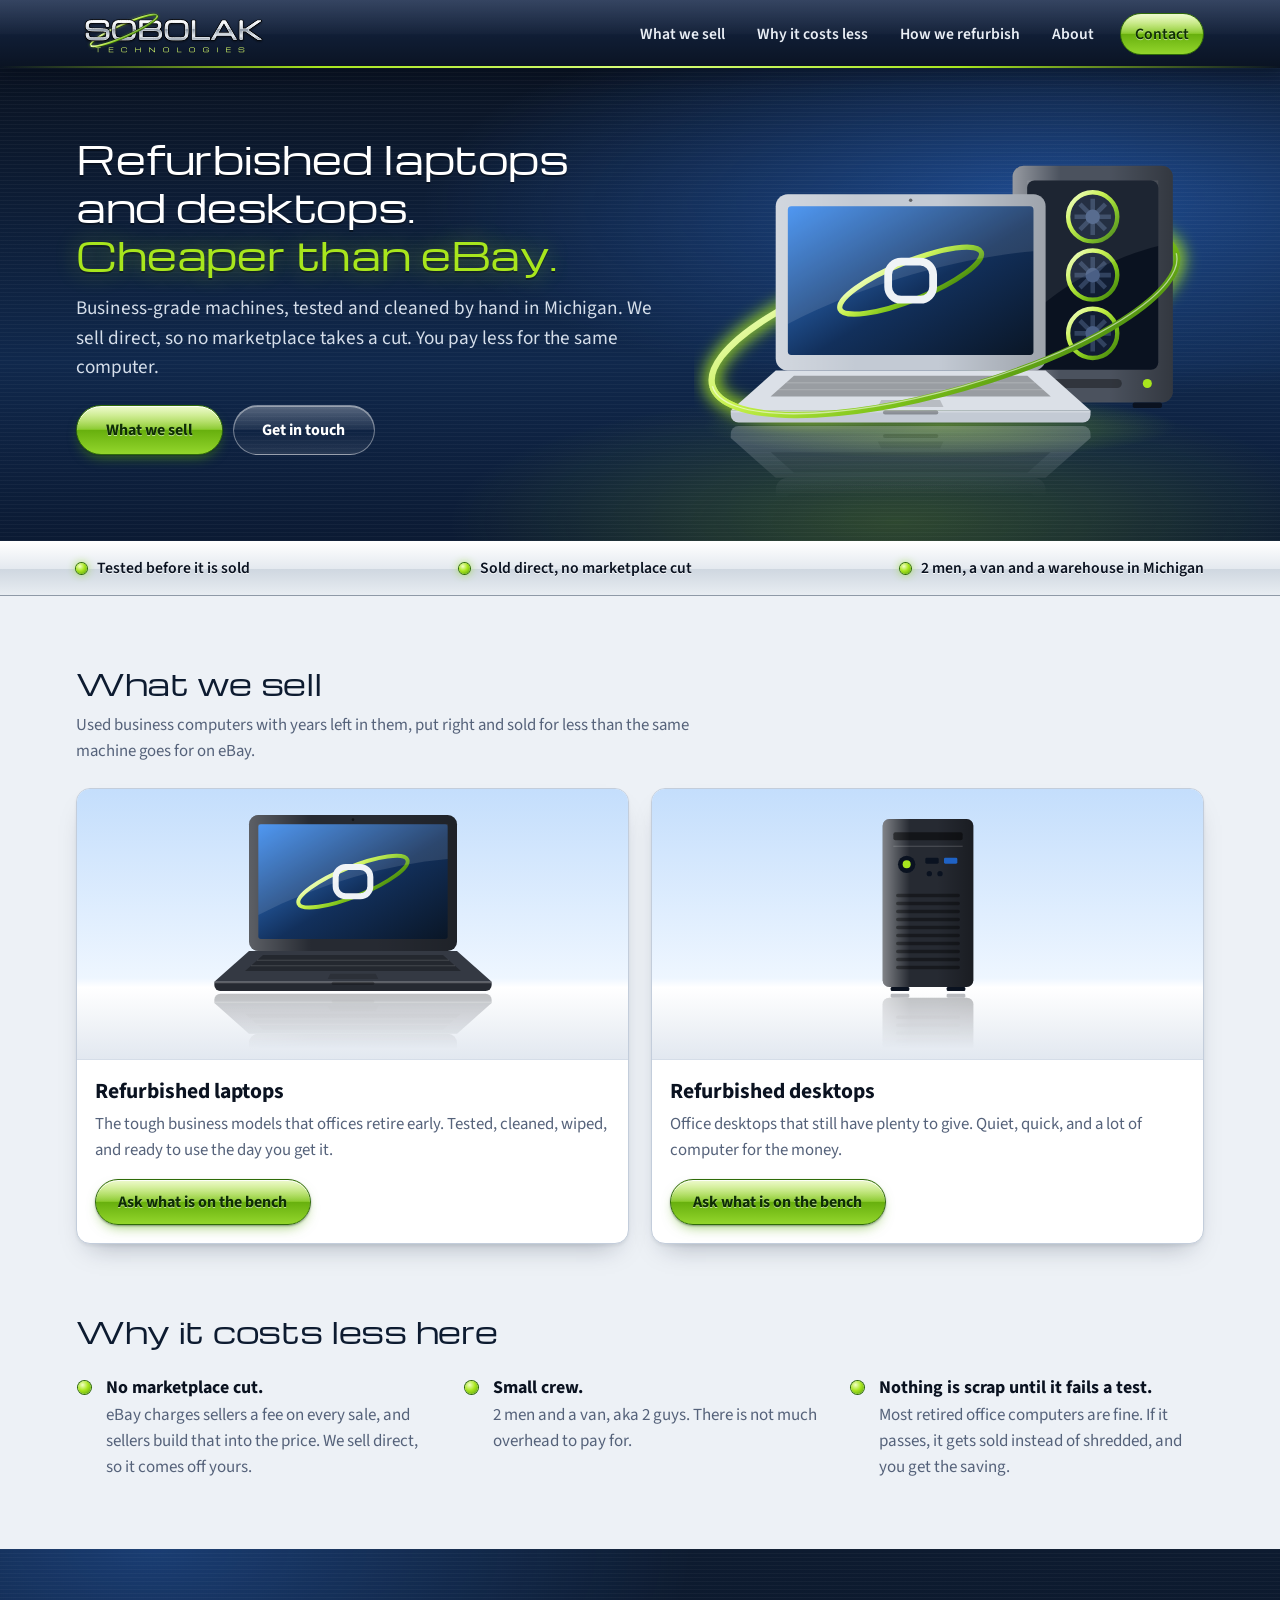
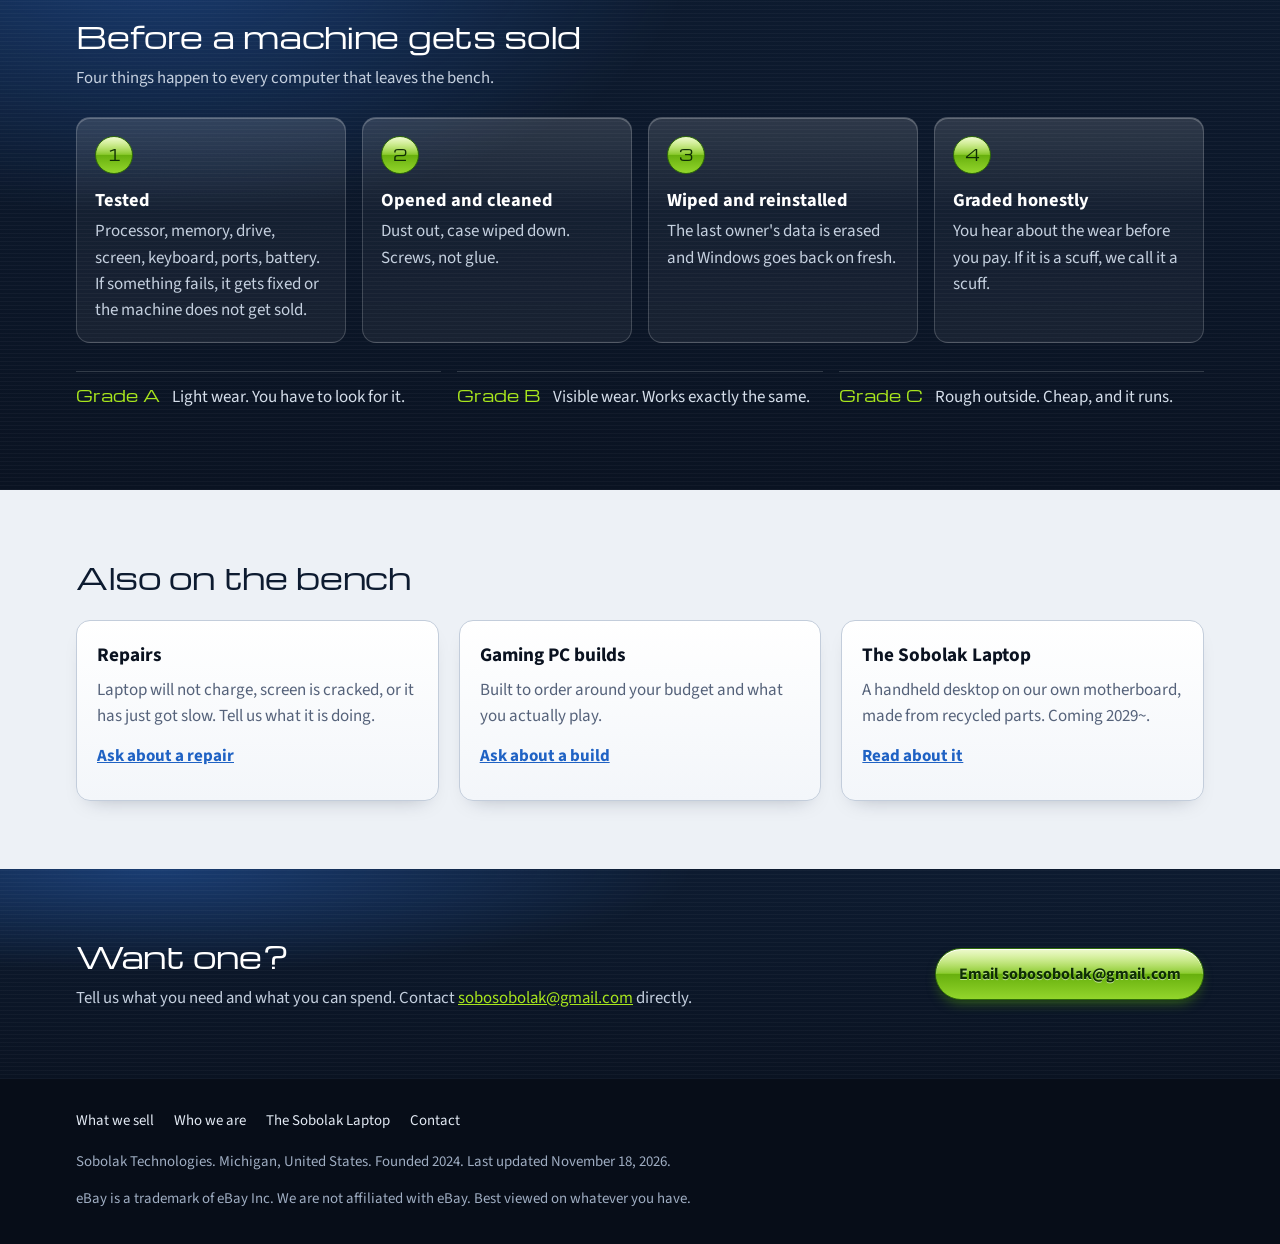
<file: index.html>
<!DOCTYPE html>
<html lang="en">
<head>
<meta charset="utf-8">
<meta name="viewport" content="width=device-width, initial-scale=1, viewport-fit=cover">
<title>Sobolak Technologies | Refurbished laptops and desktops, cheaper than eBay</title>
<meta name="description" content="Refurbished laptops and desktops, tested and cleaned by hand in Michigan and sold direct for less than eBay prices.">
<meta name="theme-color" content="#0a1322">
<meta property="og:title" content="Sobolak Technologies">
<meta property="og:description" content="Refurbished laptops and desktops, sold direct for less than eBay prices.">
<meta property="og:type" content="website">
<meta property="og:url" content="https://sobolak.org/">
<meta property="og:image" content="https://sobolak.org/assets/icon-512.png">
<link rel="icon" href="favicon.ico" sizes="any">
<link rel="icon" href="assets/icon.svg" type="image/svg+xml">
<link rel="apple-touch-icon" href="assets/apple-touch-icon.png">
<link rel="preload" href="assets/fonts/michroma.woff2" as="font" type="font/woff2" crossorigin>
<link rel="preload" href="assets/fonts/source-sans-3.woff2" as="font" type="font/woff2" crossorigin>
<link rel="stylesheet" href="site.css">
</head>
<body>
<a class="skip" href="#what">Skip to what we do</a>

<!-- drawings used by the hero and the "what we sell" cards -->
<svg class="sprite" aria-hidden="true" focusable="false">
  <defs>
    <linearGradient id="g-wall" x1="0" y1="0" x2="1" y2="1">
      <stop offset="0" stop-color="#3a8bf0"/>
      <stop offset=".55" stop-color="#12305c"/>
      <stop offset="1" stop-color="#0a1626"/>
    </linearGradient>
    <linearGradient id="g-ring" x1="0" y1="0" x2="1" y2="1">
      <stop offset="0" stop-color="#f6ffd6"/>
      <stop offset=".35" stop-color="#c6f14a"/>
      <stop offset=".65" stop-color="#7fc41a"/>
      <stop offset="1" stop-color="#3a7a0c"/>
    </linearGradient>
    <linearGradient id="g-side" x1="0" y1="0" x2="1" y2="0">
      <stop offset="0" stop-color="#fff" stop-opacity=".42"/>
      <stop offset=".3" stop-color="#fff" stop-opacity="0"/>
      <stop offset=".6" stop-color="#000" stop-opacity="0"/>
      <stop offset="1" stop-color="#000" stop-opacity=".32"/>
    </linearGradient>
    <linearGradient id="g-fade" x1="0" y1="0" x2="0" y2="1">
      <stop offset="0" stop-color="#fff" stop-opacity=".3"/>
      <stop offset=".85" stop-color="#fff" stop-opacity="0"/>
    </linearGradient>
    <mask id="m-fade" maskUnits="userSpaceOnUse" x="0" y="142" width="240" height="50">
      <rect x="0" y="142" width="240" height="50" fill="url(#g-fade)"/>
    </mask>
  </defs>

  <symbol id="art-laptop" viewBox="0 0 240 150">
    <rect x="42" y="9" width="156" height="102" rx="7" fill="var(--shell, #262a32)"/>
    <rect x="42" y="9" width="156" height="102" rx="7" fill="url(#g-side)" opacity=".6"/>
    <rect x="49" y="16" width="142" height="86" rx="2" fill="url(#g-wall)"/>
    <g transform="translate(120 59)">
      <ellipse rx="44" ry="11" transform="rotate(-22)" fill="none" stroke="url(#g-ring)" stroke-width="3"/>
      <rect x="-13" y="-11" width="26" height="22" rx="7.5" fill="none" stroke="#eef2f6" stroke-width="4.5"/>
    </g>
    <path d="M49 16h142v26C146 46 96 60 49 84z" fill="#fff" opacity=".11"/>
    <circle cx="120" cy="12.5" r="1" fill="#000" opacity=".5"/>
    <path d="M42 111h156l26 23H16z" fill="var(--deck, #343943)"/>
    <path d="M52.5 114h135l13.5 12H39z" fill="#000" opacity=".3"/>
    <path d="M48 118h144M43.5 122h153" stroke="#fff" stroke-opacity=".14" stroke-width=".8" fill="none"/>
    <path d="M103 128h34l2 4h-38z" fill="#000" opacity=".16"/>
    <path d="M16 134h208v2.5a4.5 4.5 0 0 1-4.5 4.5h-199a4.5 4.5 0 0 1-4.5-4.5z" fill="var(--shell, #262a32)"/>
    <path d="M16 134h208v1.2H16z" fill="#fff" opacity=".25"/>
    <rect x="104" y="134" width="32" height="2.4" rx="1.2" fill="#000" opacity=".3"/>
  </symbol>

  <symbol id="art-sff" viewBox="0 0 240 150">
    <rect x="86" y="12" width="68" height="126" rx="5" fill="var(--shell, #262a32)"/>
    <rect x="86" y="12" width="68" height="126" rx="5" fill="url(#g-side)"/>
    <rect x="94" y="22" width="52" height="6" rx="1.5" fill="#000" opacity=".5"/>
    <rect x="94" y="32" width="52" height="1" fill="#fff" opacity=".14"/>
    <circle cx="104" cy="46" r="6.5" fill="#0a1220"/>
    <circle cx="104" cy="46" r="3" fill="#a8e61d"/>
    <rect x="118" y="41" width="10" height="4.5" rx="1" fill="#0a1220"/>
    <rect x="132" y="41" width="10" height="4.5" rx="1" fill="#1f62c4"/>
    <circle cx="121" cy="53" r="2" fill="#0a1220"/>
    <circle cx="129" cy="53" r="2" fill="#0a1220"/>
    <g fill="#000" opacity=".38">
      <rect x="96" y="68" width="48" height="2.6" rx="1.3"/>
      <rect x="96" y="74" width="48" height="2.6" rx="1.3"/>
      <rect x="96" y="80" width="48" height="2.6" rx="1.3"/>
      <rect x="96" y="86" width="48" height="2.6" rx="1.3"/>
      <rect x="96" y="92" width="48" height="2.6" rx="1.3"/>
      <rect x="96" y="98" width="48" height="2.6" rx="1.3"/>
      <rect x="96" y="104" width="48" height="2.6" rx="1.3"/>
      <rect x="96" y="110" width="48" height="2.6" rx="1.3"/>
      <rect x="96" y="116" width="48" height="2.6" rx="1.3"/>
      <rect x="96" y="122" width="48" height="2.6" rx="1.3"/>
    </g>
    <rect x="92" y="138" width="14" height="3" rx="1" fill="#0a1220"/>
    <rect x="134" y="138" width="14" height="3" rx="1" fill="#0a1220"/>
  </symbol>

  <symbol id="art-tower" viewBox="0 0 240 150">
    <rect x="76" y="8" width="88" height="130" rx="6" fill="var(--shell, #4b525e)"/>
    <rect x="76" y="8" width="88" height="130" rx="6" fill="url(#g-side)"/>
    <rect x="84" y="16" width="72" height="104" rx="4" fill="#0a1220"/>
    <g transform="translate(120 36)">
      <circle r="13.5" fill="#111d33" stroke="url(#g-ring)" stroke-width="2.4"/>
      <path d="M0-10V10M-10 0H10M-7-7L7 7M-7 7L7-7" stroke="#31425f" stroke-width="2.5"/>
      <circle r="4" fill="#4a5f85"/>
    </g>
    <g transform="translate(120 68)">
      <circle r="13.5" fill="#111d33" stroke="url(#g-ring)" stroke-width="2.4"/>
      <path d="M0-10V10M-10 0H10M-7-7L7 7M-7 7L7-7" stroke="#31425f" stroke-width="2.5"/>
      <circle r="4" fill="#4a5f85"/>
    </g>
    <g transform="translate(120 100)">
      <circle r="13.5" fill="#111d33" stroke="url(#g-ring)" stroke-width="2.4"/>
      <path d="M0-10V10M-10 0H10M-7-7L7 7M-7 7L7-7" stroke="#31425f" stroke-width="2.5"/>
      <circle r="4" fill="#4a5f85"/>
    </g>
    <path d="M84 16h72v36C132 58 104 72 84 92z" fill="#fff" opacity=".08"/>
    <rect x="84" y="125" width="52" height="5" rx="2.5" fill="#000" opacity=".35"/>
    <circle cx="150" cy="127.5" r="2.5" fill="#a8e61d"/>
    <rect x="82" y="138" width="16" height="3" rx="1" fill="#0a1220"/>
    <rect x="142" y="138" width="16" height="3" rx="1" fill="#0a1220"/>
  </symbol>
</svg>

<header class="top">
  <div class="wrap top-in">
    <a class="brand" href="index.html"><img src="assets/logo.svg" width="1275" height="350" alt="Sobolak Technologies"></a>
    <button class="nav-toggle" type="button" aria-expanded="false" aria-controls="nav"><i></i>Menu</button>
    <nav class="nav" id="nav" aria-label="Main">
      <a href="#what">What we sell</a>
      <a href="#why">Why it costs less</a>
      <a href="#process">How we refurbish</a>
      <a href="about.html">About</a>
      <a class="nav-cta" href="#contact">Contact</a>
    </nav>
  </div>
</header>

<main>

<section class="hero">
  <div class="wrap hero-in">
    <div>
      <h1>Refurbished laptops and desktops. <span>Cheaper than eBay.</span></h1>
      <p class="hero-lede">Business-grade machines, tested and cleaned by hand in Michigan. We sell direct, so no marketplace takes a cut. You pay less for the same computer.</p>
      <div class="hero-cta">
        <a class="btn btn-gel" href="#what">What we sell</a>
        <a class="btn btn-glass" href="#contact">Get in touch</a>
      </div>
    </div>

    <svg class="hero-art" viewBox="0 0 560 430" role="img" aria-label="A laptop and a desktop tower circled by the green Sobolak orbit ring">
      <defs>
        <clipPath id="c-front"><rect x="-300" y="0" width="600" height="120"/></clipPath>
        <filter id="f-glow" x="-20%" y="-80%" width="140%" height="260%"><feGaussianBlur stdDeviation="9"/></filter>
        <radialGradient id="g-floor">
          <stop offset="0" stop-color="#a8e61d" stop-opacity=".4"/>
          <stop offset="1" stop-color="#a8e61d" stop-opacity="0"/>
        </radialGradient>
      </defs>
      <ellipse cx="270" cy="332" rx="260" ry="36" fill="url(#g-floor)"/>
      <g transform="translate(275 215) rotate(-16)">
        <ellipse class="hero-ring" rx="265" ry="78" fill="none" stroke="#a8e61d" stroke-width="14" filter="url(#f-glow)"/>
        <ellipse rx="265" ry="78" fill="none" stroke="url(#g-ring)" stroke-width="7"/>
      </g>
      <g class="c-graphite" transform="translate(198 30) scale(2)">
        <use href="#art-tower" width="240" height="150"/>
      </g>
      <g class="c-silver" transform="translate(10 60) scale(1.9)">
        <use href="#art-laptop" width="240" height="150"/>
        <g mask="url(#m-fade)"><use href="#art-laptop" width="240" height="150" transform="translate(0 284) scale(1 -1)"/></g>
      </g>
      <g transform="translate(275 215) rotate(-16)" clip-path="url(#c-front)">
        <ellipse rx="265" ry="78" fill="none" stroke="url(#g-ring)" stroke-width="7"/>
        <ellipse rx="265" ry="76" fill="none" stroke="#fff" stroke-opacity=".55" stroke-width="1.4"/>
      </g>
    </svg>
  </div>
</section>

<div class="facts">
  <div class="wrap">
    <ul>
      <li><span class="led"></span>Tested before it is sold</li>
      <li><span class="led"></span>Sold direct, no marketplace cut</li>
      <li><span class="led"></span>2 men, a van and a warehouse in Michigan</li>
    </ul>
  </div>
</div>

<section class="section" id="what">
  <div class="wrap">
    <h2>What we sell</h2>
    <p class="section-lede">Used business computers with years left in them, put right and sold for less than the same machine goes for on eBay.</p>
    <div class="offers">
      <article class="offer">
        <div class="stage c-black">
          <svg class="art" viewBox="0 0 240 192" role="img" aria-label="A refurbished laptop">
            <use href="#art-laptop" width="240" height="150"/>
            <g mask="url(#m-fade)"><use href="#art-laptop" width="240" height="150" transform="translate(0 284) scale(1 -1)"/></g>
          </svg>
        </div>
        <div class="offer-body">
          <h3>Refurbished laptops</h3>
          <p>The tough business models that offices retire early. Tested, cleaned, wiped, and ready to use the day you get it.</p>
          <a class="btn btn-gel" href="#contact">Ask what is on the bench</a>
        </div>
      </article>
      <article class="offer">
        <div class="stage c-black">
          <svg class="art" viewBox="0 0 240 192" role="img" aria-label="A refurbished desktop computer">
            <use href="#art-sff" width="240" height="150"/>
            <g mask="url(#m-fade)"><use href="#art-sff" width="240" height="150" transform="translate(0 284) scale(1 -1)"/></g>
          </svg>
        </div>
        <div class="offer-body">
          <h3>Refurbished desktops</h3>
          <p>Office desktops that still have plenty to give. Quiet, quick, and a lot of computer for the money.</p>
          <a class="btn btn-gel" href="#contact">Ask what is on the bench</a>
        </div>
      </article>
    </div>
  </div>
</section>

<section class="section" id="why" style="padding-top:0">
  <div class="wrap">
    <h2>Why it costs less here</h2>
    <ul class="reasons">
      <li><b>No marketplace cut.</b><span>eBay charges sellers a fee on every sale, and sellers build that into the price. We sell direct, so it comes off yours.</span></li>
      <li><b>Small crew.</b><span>2 men and a van, aka 2 guys. There is not much overhead to pay for.</span></li>
      <li><b>Nothing is scrap until it fails a test.</b><span>Most retired office computers are fine. If it passes, it gets sold instead of shredded, and you get the saving.</span></li>
    </ul>
  </div>
</section>

<section class="section dark" id="process">
  <div class="wrap">
    <h2>Before a machine gets sold</h2>
    <p class="section-lede">Four things happen to every computer that leaves the bench.</p>
    <ol class="steps">
      <li class="glass"><b>Tested</b><span>Processor, memory, drive, screen, keyboard, ports, battery. If something fails, it gets fixed or the machine does not get sold.</span></li>
      <li class="glass"><b>Opened and cleaned</b><span>Dust out, case wiped down. Screws, not glue.</span></li>
      <li class="glass"><b>Wiped and reinstalled</b><span>The last owner's data is erased and Windows goes back on fresh.</span></li>
      <li class="glass"><b>Graded honestly</b><span>You hear about the wear before you pay. If it is a scuff, we call it a scuff.</span></li>
    </ol>
    <ul class="grades">
      <li><b>Grade A</b><span>Light wear. You have to look for it.</span></li>
      <li><b>Grade B</b><span>Visible wear. Works exactly the same.</span></li>
      <li><b>Grade C</b><span>Rough outside. Cheap, and it runs.</span></li>
    </ul>
  </div>
</section>

<section class="section" id="more">
  <div class="wrap">
    <h2>Also on the bench</h2>
    <div class="services">
      <div class="service">
        <h3>Repairs</h3>
        <p>Laptop will not charge, screen is cracked, or it has just got slow. Tell us what it is doing.</p>
        <a href="#contact">Ask about a repair</a>
      </div>
      <div class="service">
        <h3>Gaming PC builds</h3>
        <p>Built to order around your budget and what you actually play.</p>
        <a href="#contact">Ask about a build</a>
      </div>
      <div class="service">
        <h3>The Sobolak Laptop</h3>
        <p>A handheld desktop on our own motherboard, made from recycled parts. Coming 2029~.</p>
        <a href="about.html#laptop">Read about it</a>
      </div>
    </div>
  </div>
</section>

<section class="section dark" id="contact">
  <div class="wrap contact-in">
    <div>
      <h2>Want one?</h2>
      <p class="section-lede">Tell us what you need and what you can spend. Contact <a href="mailto:sobosobolak@gmail.com">sobosobolak@gmail.com</a> directly.</p>
    </div>
    <div class="contact-actions"><a class="btn btn-gel" href="mailto:sobosobolak@gmail.com">Email sobosobolak@gmail.com</a></div>
  </div>
</section>

</main>

<footer class="foot">
  <div class="wrap foot-in">
    <nav aria-label="Footer">
      <a href="#what">What we sell</a>
      <a href="about.html">Who we are</a>
      <a href="about.html#laptop">The Sobolak Laptop</a>
      <a href="mailto:sobosobolak@gmail.com">Contact</a>
    </nav>
    <p>Sobolak Technologies. Michigan, United States. Founded 2024. Last updated <span id="updated">November 2026</span>.</p>
    <p>eBay is a trademark of eBay Inc. We are not affiliated with eBay. Best viewed on whatever you have.</p>
  </div>
</footer>

<script src="site.js"></script>
</body>
</html>
</file>
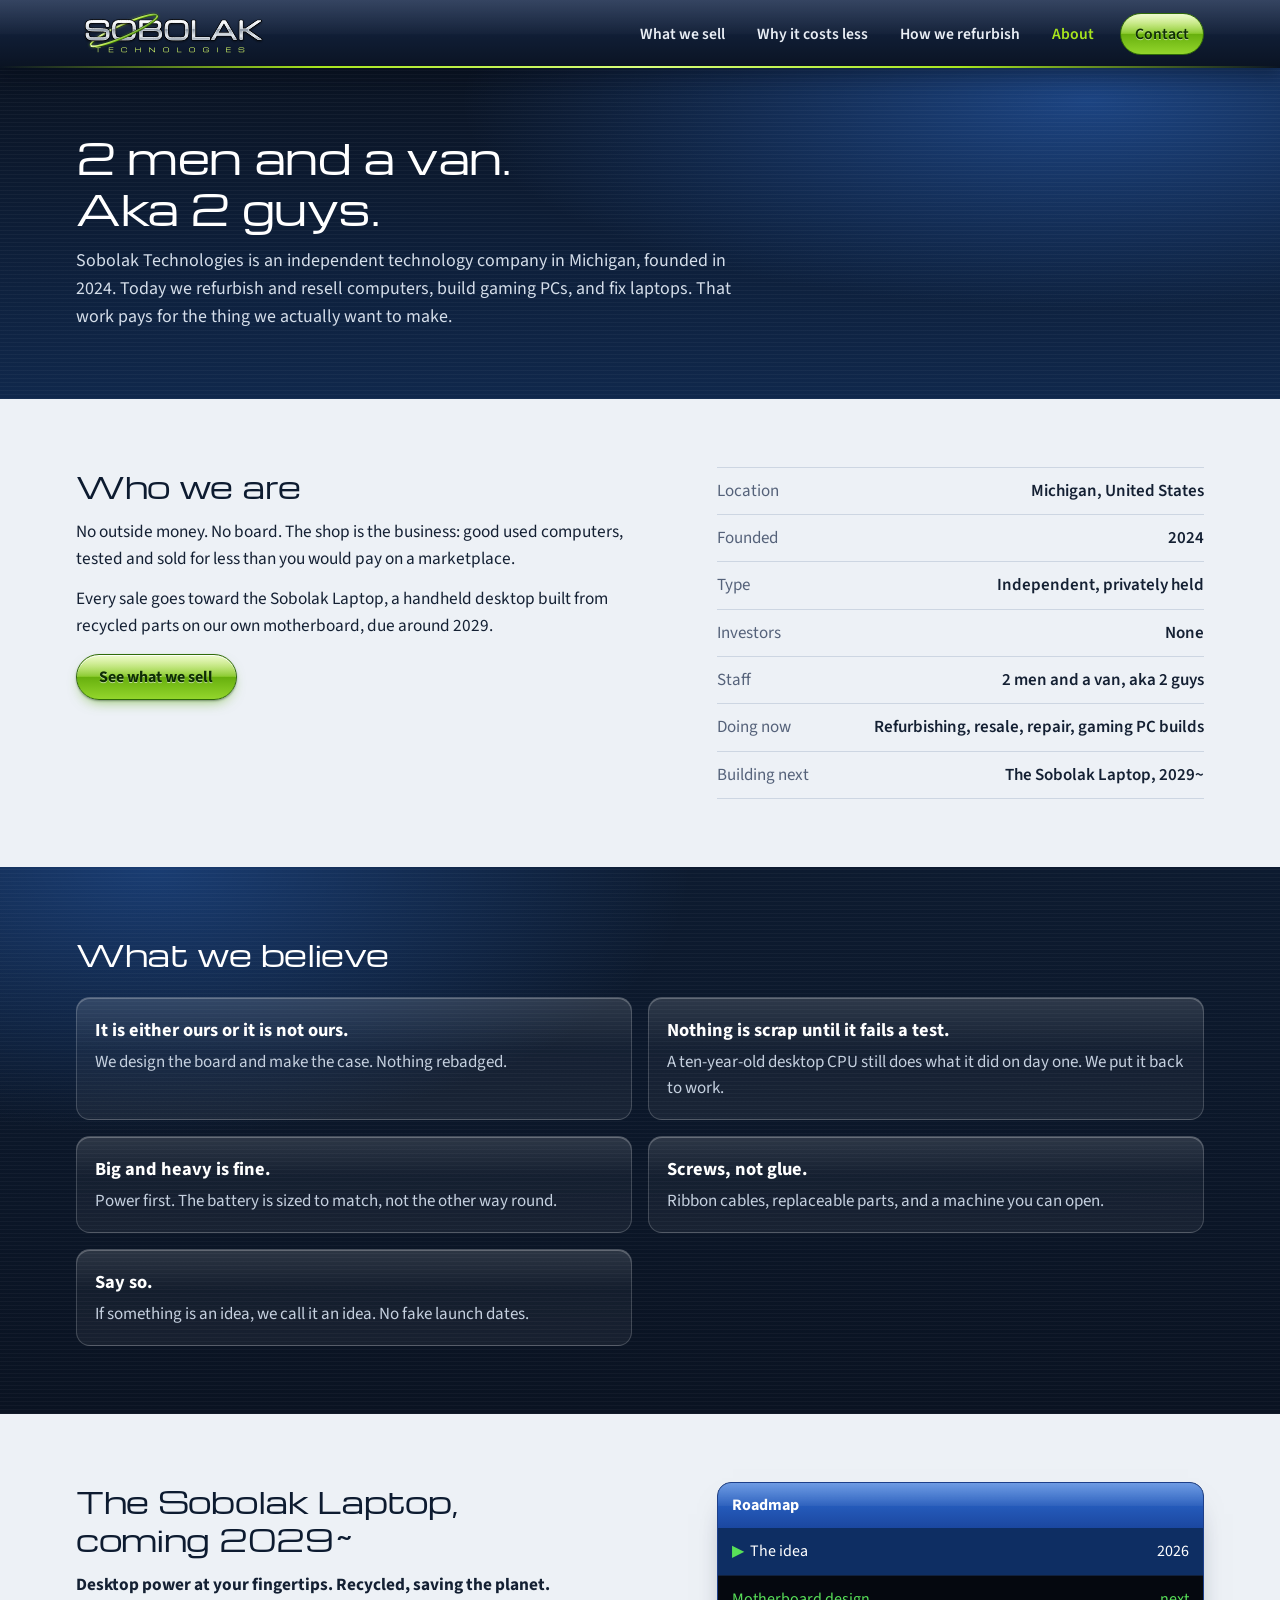
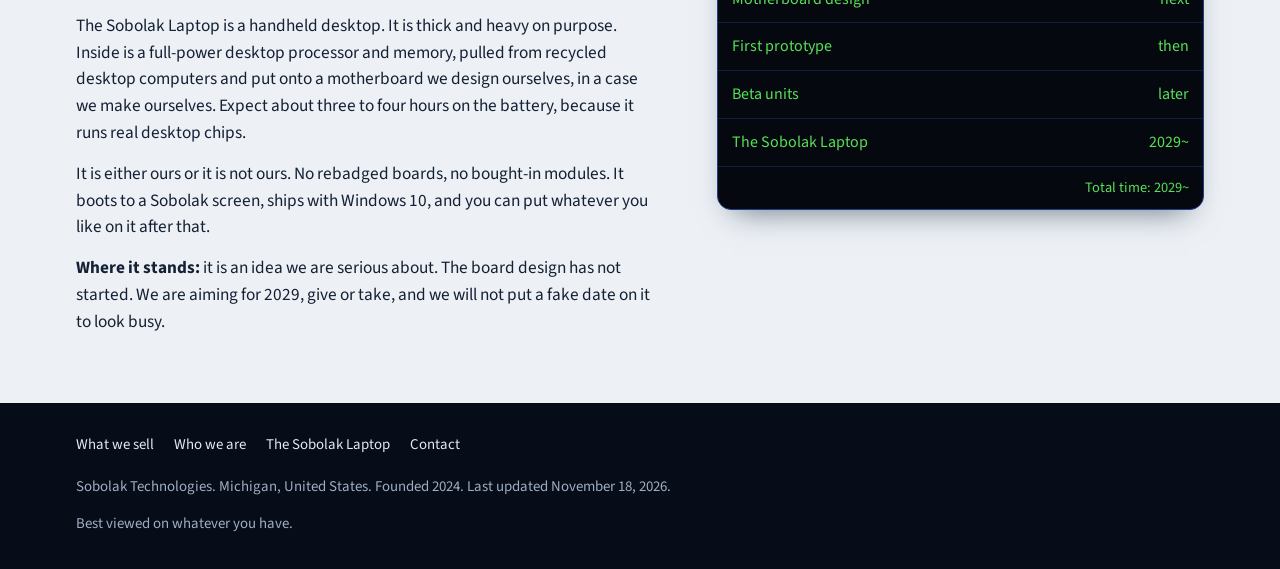
<file: about.html>
<!DOCTYPE html>
<html lang="en">
<head>
<meta charset="utf-8">
<meta name="viewport" content="width=device-width, initial-scale=1, viewport-fit=cover">
<title>Who we are | Sobolak Technologies</title>
<meta name="description" content="Sobolak Technologies is 2 men and a van in Michigan. We refurbish and resell computers, and we are building the Sobolak Laptop for 2029.">
<meta name="theme-color" content="#0a1322">
<meta property="og:title" content="Who we are | Sobolak Technologies">
<meta property="og:description" content="2 guys in Michigan refurbishing computers and building the Sobolak Laptop.">
<meta property="og:type" content="website">
<meta property="og:url" content="https://sobolak.org/about.html">
<meta property="og:image" content="https://sobolak.org/assets/icon-512.png">
<link rel="icon" href="favicon.ico" sizes="any">
<link rel="icon" href="assets/icon.svg" type="image/svg+xml">
<link rel="apple-touch-icon" href="assets/apple-touch-icon.png">
<link rel="preload" href="assets/fonts/michroma.woff2" as="font" type="font/woff2" crossorigin>
<link rel="preload" href="assets/fonts/source-sans-3.woff2" as="font" type="font/woff2" crossorigin>
<link rel="stylesheet" href="site.css">
</head>
<body>
<a class="skip" href="#main">Skip to content</a>

<header class="top">
  <div class="wrap top-in">
    <a class="brand" href="index.html"><img src="assets/logo.svg" width="1275" height="350" alt="Sobolak Technologies"></a>
    <button class="nav-toggle" type="button" aria-expanded="false" aria-controls="nav"><i></i>Menu</button>
    <nav class="nav" id="nav" aria-label="Main">
      <a href="index.html#what">What we sell</a>
      <a href="index.html#why">Why it costs less</a>
      <a href="index.html#process">How we refurbish</a>
      <a href="about.html" aria-current="page">About</a>
      <a class="nav-cta" href="index.html#contact">Contact</a>
    </nav>
  </div>
</header>

<main id="main">

<section class="pagehead">
  <div class="wrap">
    <h1>2 men and a van.<br>Aka 2 guys.</h1>
    <p>Sobolak Technologies is an independent technology company in Michigan, founded in 2024. Today we refurbish and resell computers, build gaming PCs, and fix laptops. That work pays for the thing we actually want to make.</p>
  </div>
</section>

<section class="section">
  <div class="wrap two">
    <div>
      <h2>Who we are</h2>
      <div class="prose" style="margin-top:14px">
        <p>No outside money. No board. The shop is the business: good used computers, tested and sold for less than you would pay on a marketplace.</p>
        <p>Every sale goes toward the Sobolak Laptop, a handheld desktop built from recycled parts on our own motherboard, due around 2029.</p>
        <p><a class="btn btn-gel" href="index.html#what">See what we sell</a></p>
      </div>
    </div>
    <dl class="props" style="margin-top:0">
      <div><dt>Location</dt><dd>Michigan, United States</dd></div>
      <div><dt>Founded</dt><dd>2024</dd></div>
      <div><dt>Type</dt><dd>Independent, privately held</dd></div>
      <div><dt>Investors</dt><dd>None</dd></div>
      <div><dt>Staff</dt><dd>2 men and a van, aka 2 guys</dd></div>
      <div><dt>Doing now</dt><dd>Refurbishing, resale, repair, gaming PC builds</dd></div>
      <div><dt>Building next</dt><dd>The Sobolak Laptop, 2029~</dd></div>
    </dl>
  </div>
</section>

<section class="section dark">
  <div class="wrap">
    <h2>What we believe</h2>
    <ul class="beliefs">
      <li class="glass"><b>It is either ours or it is not ours.</b><span>We design the board and make the case. Nothing rebadged.</span></li>
      <li class="glass"><b>Nothing is scrap until it fails a test.</b><span>A ten-year-old desktop CPU still does what it did on day one. We put it back to work.</span></li>
      <li class="glass"><b>Big and heavy is fine.</b><span>Power first. The battery is sized to match, not the other way round.</span></li>
      <li class="glass"><b>Screws, not glue.</b><span>Ribbon cables, replaceable parts, and a machine you can open.</span></li>
      <li class="glass"><b>Say so.</b><span>If something is an idea, we call it an idea. No fake launch dates.</span></li>
    </ul>
  </div>
</section>

<section class="section" id="laptop">
  <div class="wrap two">
    <div>
      <h2>The Sobolak Laptop, coming 2029~</h2>
      <div class="prose" style="margin-top:14px">
        <p><b>Desktop power at your fingertips. Recycled, saving the planet.</b></p>
        <p>The Sobolak Laptop is a handheld desktop. It is thick and heavy on purpose. Inside is a full-power desktop processor and memory, pulled from recycled desktop computers and put onto a motherboard we design ourselves, in a case we make ourselves. Expect about three to four hours on the battery, because it runs real desktop chips.</p>
        <p>It is either ours or it is not ours. No rebadged boards, no bought-in modules. It boots to a Sobolak screen, ships with Windows 10, and you can put whatever you like on it after that.</p>
        <p><b>Where it stands:</b> it is an idea we are serious about. The board design has not started. We are aiming for 2029, give or take, and we will not put a fake date on it to look busy.</p>
      </div>
    </div>
    <div class="playlist">
      <div class="playlist-head">Roadmap</div>
      <ol>
        <li class="now"><span>The idea</span><span>2026</span></li>
        <li><span>Motherboard design</span><span>next</span></li>
        <li><span>First prototype</span><span>then</span></li>
        <li><span>Beta units</span><span>later</span></li>
        <li><span>The Sobolak Laptop</span><span>2029~</span></li>
      </ol>
      <div class="playlist-foot">Total time: 2029~</div>
    </div>
  </div>
</section>

</main>

<footer class="foot">
  <div class="wrap foot-in">
    <nav aria-label="Footer">
      <a href="index.html#what">What we sell</a>
      <a href="about.html">Who we are</a>
      <a href="about.html#laptop">The Sobolak Laptop</a>
      <a href="mailto:sobosobolak@gmail.com">Contact</a>
    </nav>
    <p>Sobolak Technologies. Michigan, United States. Founded 2024. Last updated <span id="updated">November 2026</span>.</p>
    <p>Best viewed on whatever you have.</p>
  </div>
</footer>

<script src="site.js"></script>
</body>
</html>
</file>
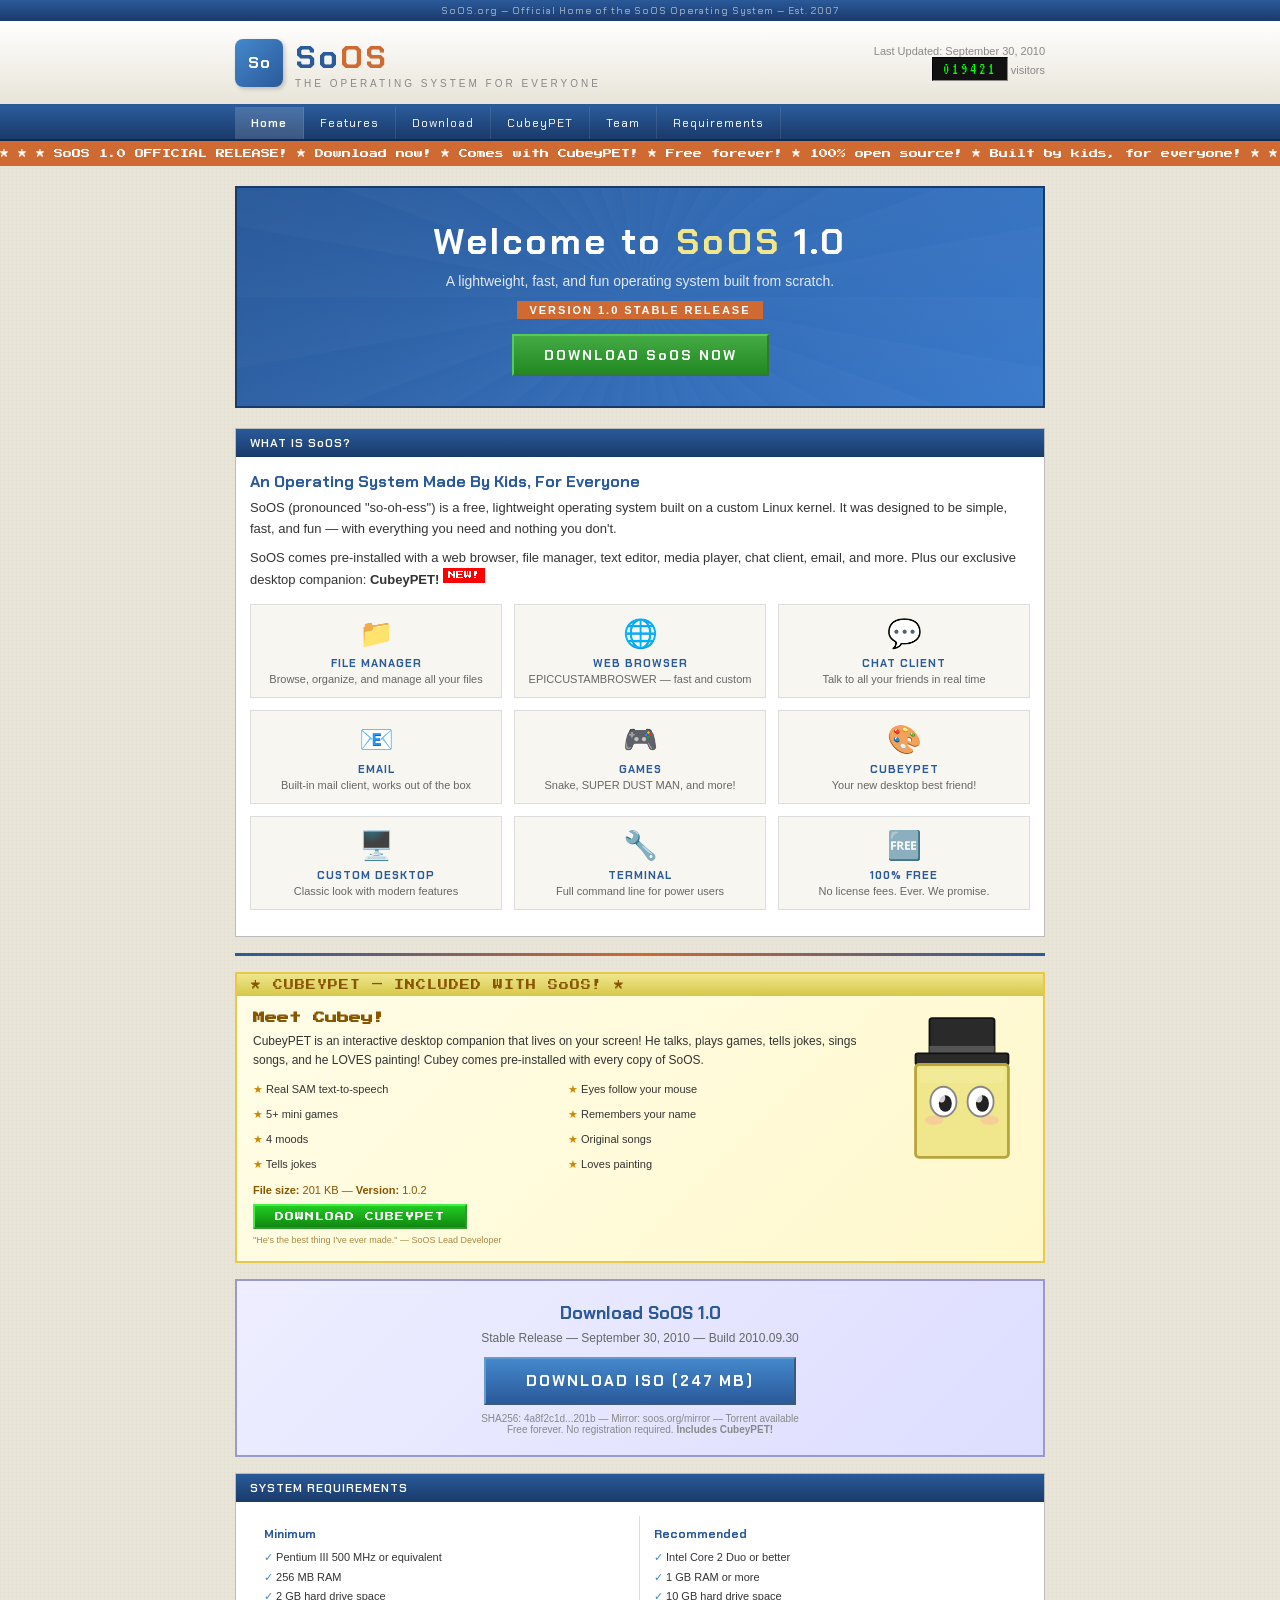
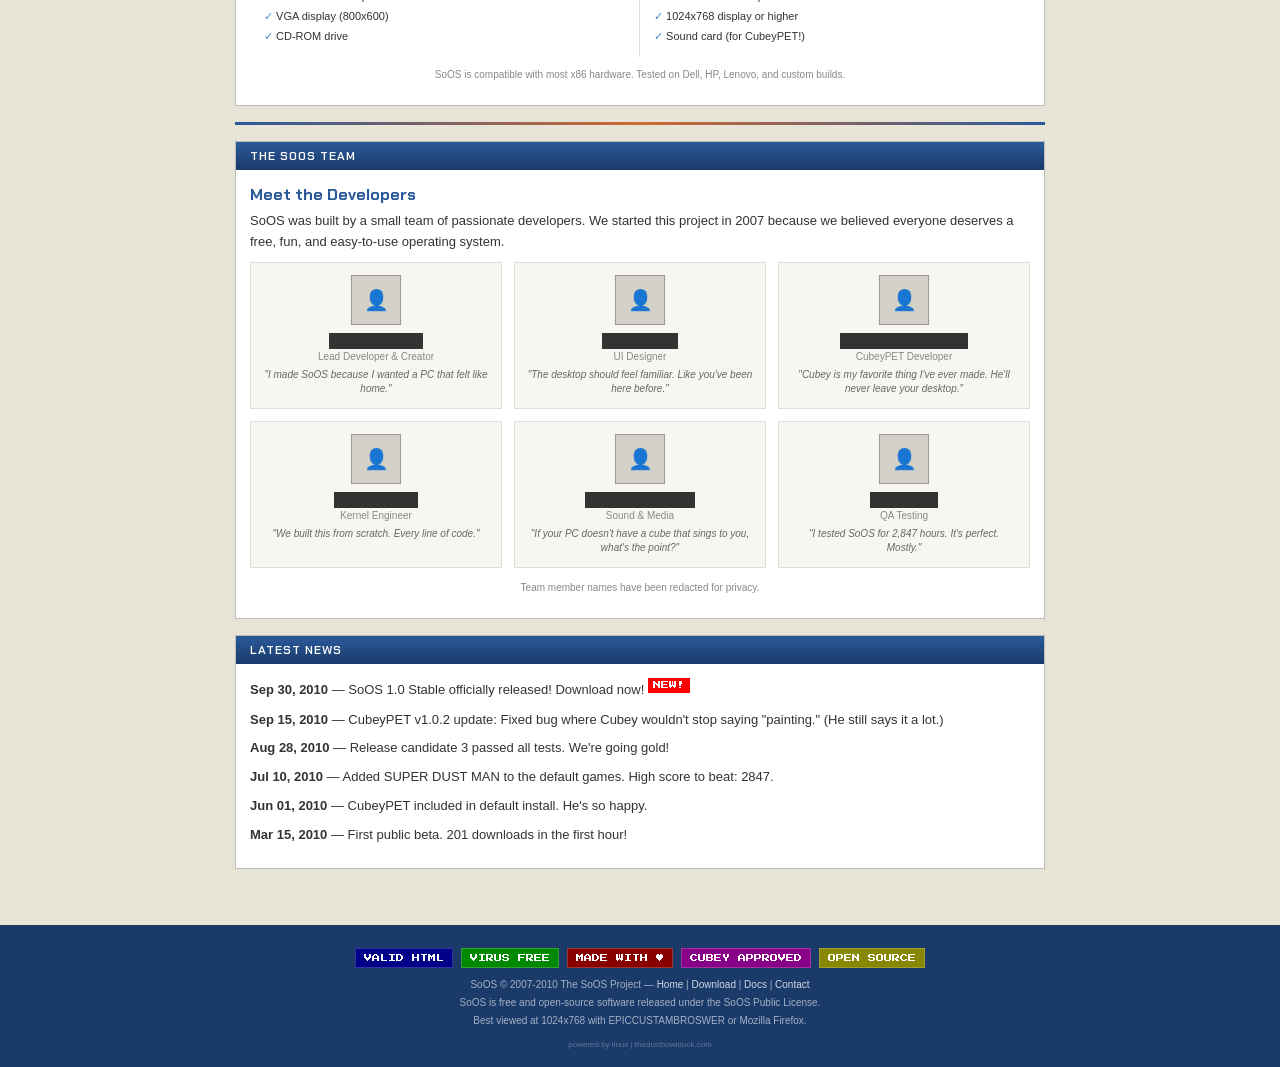
<file: index_29.html>
<!DOCTYPE html>
<html lang="en">
<head>
<meta charset="UTF-8">
<meta name="viewport" content="width=device-width, initial-scale=1.0">
<title>SoOS - The Operating System For Everyone! | Official Website</title>
<style>
@import url('https://fonts.googleapis.com/css2?family=Press+Start+2P&family=VT323&family=Chakra+Petch:wght@400;600;700&display=swap');

:root{
  --blue:#2a5a9a;--blue-dark:#1a3a6a;--blue-light:#4488cc;
  --orange:#cf6a32;--yellow:#f0e68c;--grey:#ece9d8;--dark:#1a1a2a;
}
*{margin:0;padding:0;box-sizing:border-box}
body{background:#e8e4d8 url('data:image/svg+xml,<svg xmlns="http://www.w3.org/2000/svg" width="4" height="4"><rect width="4" height="4" fill="%23e8e4d8"/><rect width="1" height="1" fill="%23e0dcd0"/></svg>') repeat;font-family:Tahoma,Verdana,sans-serif;color:#333;font-size:13px}

/* ===== TOP BAR ===== */
.topbar{background:linear-gradient(180deg,#2a5a9a,#1a3a6a);padding:4px 0;text-align:center;font-size:10px;color:rgba(255,255,255,0.6);letter-spacing:1px;font-family:'Chakra Petch',sans-serif}

/* ===== HEADER ===== */
.header{background:linear-gradient(180deg,#fff 0%,#e8e4d8 100%);border-bottom:3px solid var(--blue);padding:15px 0;position:relative}
.header-inner{max-width:850px;margin:0 auto;display:flex;align-items:center;justify-content:space-between;padding:0 20px}
.logo{display:flex;align-items:center;gap:12px}
.logo-icon{width:48px;height:48px;background:linear-gradient(135deg,var(--blue-light),var(--blue));border-radius:8px;display:flex;align-items:center;justify-content:center;color:#fff;font-family:'Chakra Petch',sans-serif;font-weight:700;font-size:16px;letter-spacing:1px;box-shadow:2px 2px 4px rgba(0,0,0,0.2)}
.logo-text{font-family:'Chakra Petch',sans-serif;font-size:32px;font-weight:700;color:var(--blue);letter-spacing:2px}
.logo-text span{color:var(--orange)}
.logo-sub{font-size:10px;color:#888;letter-spacing:3px;text-transform:uppercase}

/* ===== NAV ===== */
.nav{background:linear-gradient(180deg,var(--blue),var(--blue-dark));border-bottom:2px solid #0a2a5a}
.nav-inner{max-width:850px;margin:0 auto;display:flex;padding:0 20px}
.nav a{color:#fff;text-decoration:none;padding:8px 16px;font-size:12px;font-family:'Chakra Petch',sans-serif;letter-spacing:1px;border-right:1px solid rgba(255,255,255,0.1);transition:background 0.2s}
.nav a:hover{background:rgba(255,255,255,0.1)}
.nav a.active{background:rgba(255,255,255,0.15);font-weight:600}

/* ===== CONTAINER ===== */
.container{max-width:850px;margin:0 auto;padding:20px}

/* ===== HERO ===== */
.hero{background:linear-gradient(135deg,var(--blue),#3a7acc);border:2px solid var(--blue-dark);border-radius:0;padding:30px;text-align:center;color:#fff;margin-bottom:20px;position:relative;overflow:hidden}
.hero::before{content:'';position:absolute;top:-50%;left:-50%;width:200%;height:200%;background:repeating-conic-gradient(rgba(255,255,255,0.02) 0deg,transparent 10deg);animation:heroBg 30s linear infinite}
@keyframes heroBg{from{transform:rotate(0)}to{transform:rotate(360deg)}}
.hero h1{font-family:'Chakra Petch',sans-serif;font-size:36px;letter-spacing:3px;position:relative;z-index:1}
.hero h1 span{color:var(--yellow)}
.hero p{font-size:14px;margin-top:8px;opacity:0.85;position:relative;z-index:1}
.hero-version{display:inline-block;background:var(--orange);color:#fff;padding:3px 12px;font-size:11px;font-weight:bold;margin-top:12px;position:relative;z-index:1;letter-spacing:2px}
.hero-btn{display:inline-block;background:linear-gradient(180deg,#4a4,#282);color:#fff;padding:10px 30px;font-family:'Chakra Petch',sans-serif;font-size:14px;font-weight:700;border:2px outset #5c5;cursor:pointer;text-decoration:none;margin-top:15px;letter-spacing:2px;position:relative;z-index:1}
.hero-btn:hover{background:linear-gradient(180deg,#5b5,#393)}

/* ===== PANELS ===== */
.panel{background:#fff;border:1px solid #bbb;margin-bottom:16px}
.panel-head{background:linear-gradient(180deg,var(--blue),var(--blue-dark));color:#fff;padding:6px 14px;font-family:'Chakra Petch',sans-serif;font-size:12px;font-weight:600;letter-spacing:1px}
.panel-body{padding:14px}
.panel-body h3{color:var(--blue);font-family:'Chakra Petch',sans-serif;font-size:16px;margin-bottom:6px}
.panel-body p{line-height:1.6;margin-bottom:8px}

/* ===== FEATURES GRID ===== */
.features{display:grid;grid-template-columns:1fr 1fr 1fr;gap:12px;margin:12px 0}
.feat{background:#f8f6f0;border:1px solid #ddd;padding:12px;text-align:center}
.feat-icon{font-size:28px;margin-bottom:6px}
.feat-title{font-family:'Chakra Petch',sans-serif;font-size:11px;font-weight:700;color:var(--blue);letter-spacing:1px}
.feat-desc{font-size:11px;color:#666;margin-top:3px}

/* ===== SYSTEM REQ ===== */
.sysreq{display:grid;grid-template-columns:1fr 1fr;gap:0}
.sysreq-col{padding:10px 14px}
.sysreq-col:first-child{border-right:1px solid #ddd}
.sysreq-col h4{font-family:'Chakra Petch',sans-serif;font-size:12px;color:var(--blue);margin-bottom:6px}
.sysreq-col ul{list-style:none;font-size:11px;line-height:1.8}
.sysreq-col ul li::before{content:'✓ ';color:var(--blue-light)}

/* ===== CUBEY SECTION ===== */
.cubey-section{background:linear-gradient(135deg,#fffde8,#fff8cc);border:2px solid #e8c84a;margin-bottom:16px}
.cubey-head{background:linear-gradient(180deg,#f0e68c,#d4c84a);color:#885500;padding:6px 14px;font-family:'Press Start 2P',monospace;font-size:10px;letter-spacing:1px}
.cubey-body{padding:16px;display:flex;gap:20px;align-items:flex-start}
.cubey-info{flex:1}
.cubey-info h3{font-family:'Press Start 2P',monospace;font-size:12px;color:#885500;margin-bottom:8px}
.cubey-svg-wrap{flex-shrink:0;animation:cubeyFloat 2s ease-in-out infinite}
@keyframes cubeyFloat{0%,100%{transform:translateY(0)}50%{transform:translateY(-10px)}}
.cubey-features{display:grid;grid-template-columns:1fr 1fr;gap:6px;margin:10px 0}
.cubey-feat{font-size:11px;padding:3px 0}
.cubey-feat::before{content:'★ ';color:#cc8800}
.cubey-dl{display:inline-block;background:linear-gradient(180deg,#22cc22,#118811);color:#fff;padding:6px 20px;font-family:'Press Start 2P',monospace;font-size:9px;border:2px outset #44ee44;cursor:pointer;text-decoration:none;margin-top:8px;letter-spacing:1px}
.cubey-dl:hover{background:linear-gradient(180deg,#44ee44,#22aa22)}

/* ===== TEAM ===== */
.team-grid{display:grid;grid-template-columns:1fr 1fr 1fr;gap:12px;margin-top:10px}
.team-card{background:#f8f6f0;border:1px solid #ddd;padding:12px;text-align:center}
.team-avatar{width:50px;height:50px;background:#d4d0c8;border:1px solid #999;margin:0 auto 8px;display:flex;align-items:center;justify-content:center;font-size:20px}
.team-name{font-family:'Chakra Petch',sans-serif;font-size:12px;font-weight:700;color:var(--blue);background:#333;color:#333;user-select:none;display:inline-block;padding:0 4px}
.team-role{font-size:10px;color:#888;margin-top:2px}
.team-quote{font-size:10px;color:#666;font-style:italic;margin-top:6px;line-height:1.4}

/* ===== DOWNLOAD BOX ===== */
.dl-box{background:linear-gradient(135deg,#eef,#ddf);border:2px solid #99c;padding:20px;text-align:center;margin-bottom:16px}
.dl-box h3{font-family:'Chakra Petch',sans-serif;color:var(--blue);font-size:18px;margin-bottom:6px}
.dl-box .version{font-size:12px;color:#666;margin-bottom:12px}
.dl-btn{display:inline-block;background:linear-gradient(180deg,var(--blue-light),var(--blue));color:#fff;padding:12px 40px;font-family:'Chakra Petch',sans-serif;font-size:15px;font-weight:700;border:2px outset #6699cc;cursor:pointer;text-decoration:none;letter-spacing:2px}
.dl-btn:hover{background:linear-gradient(180deg,#55aaee,#3388bb)}
.dl-info{font-size:10px;color:#888;margin-top:8px}

/* ===== MARQUEE ===== */
.marquee{background:var(--orange);padding:5px 0;overflow:hidden}
.marquee span{display:inline-block;white-space:nowrap;animation:scrollMarquee 25s linear infinite;font-family:'Press Start 2P',monospace;font-size:9px;color:#fff}
@keyframes scrollMarquee{from{transform:translateX(100vw)}to{transform:translateX(-200%)}}

/* ===== FOOTER ===== */
.footer{background:var(--blue-dark);color:rgba(255,255,255,0.6);text-align:center;padding:15px;font-size:10px;line-height:1.8;margin-top:20px}
.footer a{color:rgba(255,255,255,0.8);text-decoration:none}
.footer a:hover{text-decoration:underline}
.footer-badges{display:flex;justify-content:center;gap:8px;margin:8px 0}
.footer-badge{padding:2px 8px;font-size:8px;font-family:'Press Start 2P',monospace;color:#fff;border:1px solid rgba(255,255,255,0.2)}

/* ===== MISC ===== */
.new{display:inline-block;background:#f00;color:#fff;font-size:8px;font-family:'Press Start 2P',monospace;padding:1px 5px;vertical-align:super;animation:newBlink 1s step-end infinite}
@keyframes newBlink{50%{opacity:0}}
.counter{font-family:'VT323',monospace;font-size:16px;background:#111;color:#0f0;padding:3px 10px;display:inline-block;border:1px inset #333;letter-spacing:3px}
.divider{height:3px;background:linear-gradient(90deg,var(--blue),var(--orange),var(--blue));margin:16px 0;border:none}
</style>
</head>
<body>

<div class="topbar">SoOS.org &mdash; Official Home of the SoOS Operating System &mdash; Est. 2007</div>

<!-- HEADER -->
<div class="header">
<div class="header-inner">
<div class="logo">
<div class="logo-icon">So</div>
<div>
<div class="logo-text">So<span>OS</span></div>
<div class="logo-sub">The Operating System For Everyone</div>
</div>
</div>
<div style="text-align:right;font-size:11px;color:#888">
Last Updated: September 30, 2010<br>
<span class="counter" id="visitors">000000</span> visitors
</div>
</div>
</div>

<!-- NAV -->
<div class="nav">
<div class="nav-inner">
<a href="#" class="active">Home</a>
<a href="#features">Features</a>
<a href="#download">Download</a>
<a href="#cubey">CubeyPET</a>
<a href="#team">Team</a>
<a href="#sysreq">Requirements</a>
</div>
</div>

<!-- MARQUEE -->
<div class="marquee">
<span>★ ★ ★ SoOS 1.0 OFFICIAL RELEASE! ★ Download now! ★ Comes with CubeyPET! ★ Free forever! ★ 100% open source! ★ Built by kids, for everyone! ★ ★ ★ SoOS 1.0 OFFICIAL RELEASE! ★ Download now! ★ Comes with CubeyPET! ★ Free forever! ★ ★ ★</span>
</div>

<div class="container">

<!-- HERO -->
<div class="hero" id="home">
<h1>Welcome to <span>SoOS</span> 1.0</h1>
<p>A lightweight, fast, and fun operating system built from scratch.</p>
<div class="hero-version">VERSION 1.0 STABLE RELEASE</div>
<br>
<a class="hero-btn" href="#download">DOWNLOAD SoOS NOW</a>
</div>

<!-- WHAT IS SoOS -->
<div class="panel" id="features">
<div class="panel-head">WHAT IS SoOS?</div>
<div class="panel-body">
<h3>An Operating System Made By Kids, For Everyone</h3>
<p>SoOS (pronounced "so-oh-ess") is a free, lightweight operating system built on a custom Linux kernel. It was designed to be simple, fast, and fun — with everything you need and nothing you don't.</p>
<p>SoOS comes pre-installed with a web browser, file manager, text editor, media player, chat client, email, and more. Plus our exclusive desktop companion: <b>CubeyPET!</b> <span class="new">NEW!</span></p>
<div class="features">
<div class="feat"><div class="feat-icon">📁</div><div class="feat-title">FILE MANAGER</div><div class="feat-desc">Browse, organize, and manage all your files</div></div>
<div class="feat"><div class="feat-icon">🌐</div><div class="feat-title">WEB BROWSER</div><div class="feat-desc">EPICCUSTAMBROSWER — fast and custom</div></div>
<div class="feat"><div class="feat-icon">💬</div><div class="feat-title">CHAT CLIENT</div><div class="feat-desc">Talk to all your friends in real time</div></div>
<div class="feat"><div class="feat-icon">📧</div><div class="feat-title">EMAIL</div><div class="feat-desc">Built-in mail client, works out of the box</div></div>
<div class="feat"><div class="feat-icon">🎮</div><div class="feat-title">GAMES</div><div class="feat-desc">Snake, SUPER DUST MAN, and more!</div></div>
<div class="feat"><div class="feat-icon">🎨</div><div class="feat-title">CUBEYPET</div><div class="feat-desc">Your new desktop best friend!</div></div>
<div class="feat"><div class="feat-icon">🖥️</div><div class="feat-title">CUSTOM DESKTOP</div><div class="feat-desc">Classic look with modern features</div></div>
<div class="feat"><div class="feat-icon">🔧</div><div class="feat-title">TERMINAL</div><div class="feat-desc">Full command line for power users</div></div>
<div class="feat"><div class="feat-icon">🆓</div><div class="feat-title">100% FREE</div><div class="feat-desc">No license fees. Ever. We promise.</div></div>
</div>
</div>
</div>

<hr class="divider">

<!-- CUBEYPET -->
<div class="cubey-section" id="cubey">
<div class="cubey-head">★ CUBEYPET — INCLUDED WITH SoOS! ★</div>
<div class="cubey-body">
<div class="cubey-info">
<h3>Meet Cubey!</h3>
<p style="font-size:12px;line-height:1.6;margin-bottom:8px">CubeyPET is an interactive desktop companion that lives on your screen! He talks, plays games, tells jokes, sings songs, and he LOVES painting! Cubey comes pre-installed with every copy of SoOS.</p>
<div class="cubey-features">
<div class="cubey-feat">Real SAM text-to-speech</div>
<div class="cubey-feat">Eyes follow your mouse</div>
<div class="cubey-feat">5+ mini games</div>
<div class="cubey-feat">Remembers your name</div>
<div class="cubey-feat">4 moods</div>
<div class="cubey-feat">Original songs</div>
<div class="cubey-feat">Tells jokes</div>
<div class="cubey-feat">Loves painting</div>
</div>
<p style="font-size:11px;color:#885500"><b>File size:</b> 201 KB &mdash; <b>Version:</b> 1.0.2</p>
<a class="cubey-dl" href="#">DOWNLOAD CUBEYPET</a>
<p style="font-size:9px;color:#aa8844;margin-top:6px">"He's the best thing I've ever made." — SoOS Lead Developer</p>
</div>
<svg class="cubey-svg-wrap" width="130" height="170" viewBox="0 0 140 180">
<rect x="35" y="5" width="70" height="40" rx="3" fill="#2a2a2a" stroke="#111" stroke-width="2"/>
<rect x="35" y="35" width="70" height="8" fill="#555"/>
<rect x="20" y="43" width="100" height="12" rx="2" fill="#2a2a2a" stroke="#111" stroke-width="2"/>
<rect x="20" y="55" width="100" height="100" rx="4" fill="#f0e68c" stroke="#b8a43a" stroke-width="3"/>
<rect x="25" y="60" width="90" height="15" rx="2" fill="#f5eda0" opacity="0.6"/>
<ellipse cx="50" cy="95" rx="14" ry="16" fill="white" stroke="#888" stroke-width="2"/>
<ellipse cx="52" cy="97" rx="7" ry="9" fill="#222"/>
<ellipse cx="48" cy="91" rx="4" ry="5" fill="white" opacity="0.8"/>
<ellipse cx="90" cy="95" rx="14" ry="16" fill="white" stroke="#888" stroke-width="2"/>
<ellipse cx="92" cy="97" rx="7" ry="9" fill="#222"/>
<ellipse cx="88" cy="91" rx="4" ry="5" fill="white" opacity="0.8"/>
<ellipse cx="40" cy="115" rx="10" ry="5" fill="#ffaaaa" opacity="0.4"/>
<ellipse cx="100" cy="115" rx="10" ry="5" fill="#ffaaaa" opacity="0.4"/>
</svg>
</div>
</div>

<!-- DOWNLOAD -->
<div class="dl-box" id="download">
<h3>Download SoOS 1.0</h3>
<div class="version">Stable Release &mdash; September 30, 2010 &mdash; Build 2010.09.30</div>
<a class="dl-btn" href="#">DOWNLOAD ISO (247 MB)</a>
<div class="dl-info">
SHA256: 4a8f2c1d...201b &mdash; Mirror: soos.org/mirror &mdash; Torrent available
<br>Free forever. No registration required. <b>Includes CubeyPET!</b>
</div>
</div>

<!-- SYSTEM REQUIREMENTS -->
<div class="panel" id="sysreq">
<div class="panel-head">SYSTEM REQUIREMENTS</div>
<div class="panel-body">
<div class="sysreq">
<div class="sysreq-col">
<h4>Minimum</h4>
<ul>
<li>Pentium III 500 MHz or equivalent</li>
<li>256 MB RAM</li>
<li>2 GB hard drive space</li>
<li>VGA display (800x600)</li>
<li>CD-ROM drive</li>
</ul>
</div>
<div class="sysreq-col">
<h4>Recommended</h4>
<ul>
<li>Intel Core 2 Duo or better</li>
<li>1 GB RAM or more</li>
<li>10 GB hard drive space</li>
<li>1024x768 display or higher</li>
<li>Sound card (for CubeyPET!)</li>
</ul>
</div>
</div>
<p style="font-size:10px;color:#888;margin-top:10px;text-align:center">SoOS is compatible with most x86 hardware. Tested on Dell, HP, Lenovo, and custom builds.</p>
</div>
</div>

<hr class="divider">

<!-- THE TEAM -->
<div class="panel" id="team">
<div class="panel-head">THE SOOS TEAM</div>
<div class="panel-body">
<h3>Meet the Developers</h3>
<p>SoOS was built by a small team of passionate developers. We started this project in 2007 because we believed everyone deserves a free, fun, and easy-to-use operating system.</p>
<div class="team-grid">
<div class="team-card">
<div class="team-avatar">👤</div>
<div class="team-name">██████████</div>
<div class="team-role">Lead Developer &amp; Creator</div>
<div class="team-quote">"I made SoOS because I wanted a PC that felt like home."</div>
</div>
<div class="team-card">
<div class="team-avatar">👤</div>
<div class="team-name">████████</div>
<div class="team-role">UI Designer</div>
<div class="team-quote">"The desktop should feel familiar. Like you've been here before."</div>
</div>
<div class="team-card">
<div class="team-avatar">👤</div>
<div class="team-name">██████████████</div>
<div class="team-role">CubeyPET Developer</div>
<div class="team-quote">"Cubey is my favorite thing I've ever made. He'll never leave your desktop."</div>
</div>
<div class="team-card">
<div class="team-avatar">👤</div>
<div class="team-name">█████████</div>
<div class="team-role">Kernel Engineer</div>
<div class="team-quote">"We built this from scratch. Every line of code."</div>
</div>
<div class="team-card">
<div class="team-avatar">👤</div>
<div class="team-name">████████████</div>
<div class="team-role">Sound &amp; Media</div>
<div class="team-quote">"If your PC doesn't have a cube that sings to you, what's the point?"</div>
</div>
<div class="team-card">
<div class="team-avatar">👤</div>
<div class="team-name">███████</div>
<div class="team-role">QA Testing</div>
<div class="team-quote">"I tested SoOS for 2,847 hours. It's perfect. Mostly."</div>
</div>
</div>
<p style="font-size:10px;color:#888;text-align:center;margin-top:12px">Team member names have been redacted for privacy.</p>
</div>
</div>

<!-- LATEST NEWS -->
<div class="panel">
<div class="panel-head">LATEST NEWS</div>
<div class="panel-body">
<p><b>Sep 30, 2010</b> — SoOS 1.0 Stable officially released! Download now! <span class="new">NEW!</span></p>
<p><b>Sep 15, 2010</b> — CubeyPET v1.0.2 update: Fixed bug where Cubey wouldn't stop saying "painting." (He still says it a lot.)</p>
<p><b>Aug 28, 2010</b> — Release candidate 3 passed all tests. We're going gold!</p>
<p><b>Jul 10, 2010</b> — Added SUPER DUST MAN to the default games. High score to beat: 2847.</p>
<p><b>Jun 01, 2010</b> — CubeyPET included in default install. He's so happy.</p>
<p><b>Mar 15, 2010</b> — First public beta. 201 downloads in the first hour!</p>
</div>
</div>

</div>

<!-- FOOTER -->
<div class="footer">
<div class="footer-badges">
<span class="footer-badge" style="background:#008">VALID HTML</span>
<span class="footer-badge" style="background:#080">VIRUS FREE</span>
<span class="footer-badge" style="background:#800">MADE WITH ♥</span>
<span class="footer-badge" style="background:#808">CUBEY APPROVED</span>
<span class="footer-badge" style="background:#880">OPEN SOURCE</span>
</div>
<p>SoOS &copy; 2007-2010 The SoOS Project &mdash; <a href="#">Home</a> | <a href="#">Download</a> | <a href="#">Docs</a> | <a href="#">Contact</a></p>
<p>SoOS is free and open-source software released under the SoOS Public License.</p>
<p>Best viewed at 1024x768 with EPICCUSTAMBROSWER or Mozilla Firefox.</p>
<p style="font-size:8px;color:rgba(255,255,255,0.3);margin-top:8px">powered by linux | thedustbowlduck.com</p>
</div>

<script>
// Visitor counter
const counter=document.getElementById('visitors');
let count=0;const target=20147;
const iv=setInterval(()=>{
count+=Math.floor(Math.random()*800)+200;
if(count>=target){count=target;clearInterval(iv)}
counter.textContent=String(count).padStart(6,'0');
},40);
</script>
</body>
</html>
</file>
<file: site.css>
/* Sobolak Technologies
   Colours come from the logo: chrome, navy, and the lime orbit ring. */

@font-face {
  font-family: "Michroma";
  src: url("assets/fonts/michroma.woff2") format("woff2");
  font-weight: 400;
  font-style: normal;
  font-display: swap;
}
@font-face {
  font-family: "Source Sans 3";
  src: url("assets/fonts/source-sans-3.woff2") format("woff2");
  font-weight: 200 900;
  font-style: normal;
  font-display: swap;
}

:root {
  --ink: #0a1220;
  --navy: #0d1b30;
  --navy-2: #12294a;
  --blue: #1f62c4;
  --sky: #8cc6ff;
  --lime: #a8e61d;
  --lime-hi: #d9ff7a;
  --lime-mid: #7fc41a;
  --lime-deep: #2f6b08;
  --chrome-1: #ffffff;
  --chrome-2: #dfe5ec;
  --chrome-3: #b9c3cf;
  --chrome-4: #8f9aa7;
  --paper: #edf1f6;
  --card: #ffffff;
  --line: #cdd6e2;
  --text: #142033;
  --muted: #55627a;

  --display: "Michroma", "Eurostile", "Microgramma", "Trebuchet MS", sans-serif;
  --body: "Source Sans 3", "Myriad Pro", "Segoe UI", Tahoma, Verdana, sans-serif;

  --wrap: 1160px;
  --gutter: 16px;
  --radius: 14px;
}

*, *::before, *::after { box-sizing: border-box; }

html {
  color-scheme: light;
  -webkit-text-size-adjust: 100%;
  scroll-behavior: smooth;
  scroll-padding-top: 76px;
}

body {
  margin: 0;
  background: var(--paper);
  color: var(--text);
  font-family: var(--body);
  font-size: 17px;
  line-height: 1.55;
  -webkit-font-smoothing: antialiased;
}

img, svg { max-width: 100%; }
a { color: var(--blue); }
h1, h2, h3, p, ul, ol, dl, dd, figure { margin: 0; }
ul, ol { padding: 0; list-style: none; }

.wrap {
  width: 100%;
  max-width: var(--wrap);
  margin: 0 auto;
  padding: 0 var(--gutter);
}

.sprite { position: absolute; width: 0; height: 0; overflow: hidden; }

:focus-visible {
  outline: 3px solid var(--lime);
  outline-offset: 2px;
  border-radius: 6px;
}

.skip {
  position: absolute;
  left: -999px;
  top: 8px;
  z-index: 100;
  background: #fff;
  color: var(--ink);
  padding: 8px 14px;
  border-radius: 8px;
}
.skip:focus { left: 8px; }

/* ---------- buttons: gel pills ---------- */

.btn {
  display: inline-flex;
  align-items: center;
  justify-content: center;
  gap: .5em;
  min-height: 46px;
  padding: 0 1.4em;
  border-radius: 999px;
  border: 1px solid;
  font: 700 1rem/1 var(--body);
  text-decoration: none;
  cursor: pointer;
  white-space: nowrap;
  transition: filter .15s, transform .08s;
}
.btn:hover { filter: brightness(1.07); }
.btn:active { transform: translateY(1px); filter: brightness(.96); }

.btn-gel {
  color: #0f2e05;
  border-color: var(--lime-deep);
  background:
    linear-gradient(rgba(255,255,255,.75), rgba(255,255,255,.12) 48%, rgba(255,255,255,0) 50%),
    linear-gradient(#b9ea3c, #7cc318 50%, #68b00e 51%, #93d62c);
  box-shadow: inset 0 1px 0 rgba(255,255,255,.85), 0 1px 2px rgba(10,18,32,.35), 0 6px 14px -6px rgba(90,170,10,.75);
  text-shadow: 0 1px 0 rgba(255,255,255,.55);
}

.btn-chrome {
  color: var(--ink);
  border-color: #7d8896;
  background: linear-gradient(#ffffff, #e3e8ee 50%, #c9d1db 51%, #e9edf2);
  box-shadow: inset 0 1px 0 #fff, 0 1px 2px rgba(10,18,32,.3);
  text-shadow: 0 1px 0 rgba(255,255,255,.8);
}

.btn-glass {
  color: #fff;
  border-color: rgba(255,255,255,.4);
  background:
    linear-gradient(rgba(255,255,255,.3), rgba(255,255,255,.06) 50%, rgba(255,255,255,0) 51%, rgba(255,255,255,.1));
  box-shadow: inset 0 1px 0 rgba(255,255,255,.4);
}

/* ---------- header ---------- */

.top {
  position: sticky;
  top: 0;
  z-index: 50;
  color: #fff;
  background:
    linear-gradient(rgba(255,255,255,.13), rgba(255,255,255,.02) 50%, rgba(255,255,255,0) 51%),
    linear-gradient(#17294a, #0a1322);
  box-shadow: 0 6px 18px rgba(4,10,20,.35);
}
.top::after {
  content: "";
  position: absolute;
  left: 0; right: 0; bottom: 0;
  height: 2px;
  background: linear-gradient(90deg, rgba(168,230,29,0), var(--lime) 25%, var(--lime-hi) 50%, var(--lime) 75%, rgba(168,230,29,0));
}
.top-in {
  display: flex;
  align-items: center;
  justify-content: space-between;
  gap: 12px;
  height: 60px;
}
.brand { display: block; flex: none; line-height: 0; margin-left: -8px; }
.brand img { height: 50px; width: auto; display: block; }

.nav-toggle {
  display: inline-flex;
  align-items: center;
  gap: 8px;
  height: 44px;
  padding: 0 16px;
  border-radius: 999px;
  border: 1px solid rgba(255,255,255,.35);
  background: linear-gradient(rgba(255,255,255,.28), rgba(255,255,255,.05) 50%, rgba(255,255,255,0) 51%, rgba(255,255,255,.08));
  color: #fff;
  font: 600 .95rem/1 var(--body);
  cursor: pointer;
}
.nav-toggle i {
  display: block;
  width: 16px; height: 2px;
  background: #fff;
  box-shadow: 0 -5px 0 #fff, 0 5px 0 #fff;
  border-radius: 2px;
}

.nav {
  display: none;
  position: absolute;
  left: 0; right: 0; top: 100%;
  padding: 8px var(--gutter) 14px;
  background: linear-gradient(#0c1728, #0a1322);
  border-bottom: 2px solid var(--lime);
  box-shadow: 0 16px 30px rgba(4,10,20,.5);
}
.nav.open { display: block; }
.nav a {
  display: block;
  padding: 13px 4px;
  color: #e9eef5;
  font-weight: 600;
  text-decoration: none;
  border-bottom: 1px solid rgba(255,255,255,.09);
}
.nav a:last-child { border-bottom: 0; }
.nav a[aria-current="page"] { color: var(--lime); }

@media (min-width: 820px) {
  .top-in { height: 68px; }
  .brand img { height: 58px; }
  .nav-toggle { display: none; }
  .nav {
    display: flex;
    position: static;
    align-items: center;
    gap: 4px;
    padding: 0;
    background: none;
    border: 0;
    box-shadow: none;
  }
  .nav a {
    padding: 8px 14px;
    border: 0;
    border-radius: 999px;
    font-size: .98rem;
  }
  .nav a:hover { background: rgba(255,255,255,.1); color: #fff; }
  .nav a.nav-cta {
    margin-left: 8px;
    color: #0f2e05;
    border: 1px solid var(--lime-deep);
    background:
      linear-gradient(rgba(255,255,255,.75), rgba(255,255,255,.12) 48%, rgba(255,255,255,0) 50%),
      linear-gradient(#b9ea3c, #7cc318 50%, #68b00e 51%, #93d62c);
    text-shadow: 0 1px 0 rgba(255,255,255,.55);
  }
  .nav a.nav-cta:hover { filter: brightness(1.07); }
}

/* ---------- hero ---------- */

.hero {
  position: relative;
  overflow: hidden;
  color: #fff;
  background:
    radial-gradient(70% 60% at 82% 28%, rgba(52,132,255,.45), rgba(52,132,255,0) 70%),
    radial-gradient(50% 40% at 70% 96%, rgba(168,230,29,.22), rgba(168,230,29,0) 70%),
    linear-gradient(#0a1322, #10284c 62%, #0b1a33);
}
.hero::before {
  content: "";
  position: absolute;
  inset: 0;
  background: repeating-linear-gradient(0deg, rgba(255,255,255,.035) 0 1px, rgba(255,255,255,0) 1px 4px);
  pointer-events: none;
}
.hero-in {
  position: relative;
  display: grid;
  gap: 8px;
  padding-top: 36px;
  padding-bottom: 40px;
}
.hero h1 {
  font: 400 clamp(1.5rem, 6.3vw, 2.45rem)/1.22 var(--display);
  letter-spacing: -.01em;
  text-wrap: balance;
  text-shadow: 0 2px 0 rgba(0,0,0,.35);
}
.hero h1 span {
  display: block;
  color: var(--lime);
  text-shadow: 0 0 22px rgba(168,230,29,.45), 0 2px 0 rgba(0,0,0,.35);
}
.hero-lede {
  margin-top: 16px;
  max-width: 34em;
  font-size: 1.1rem;
  color: #d5deea;
}
.hero-cta {
  display: flex;
  flex-wrap: wrap;
  gap: 10px;
  margin-top: 22px;
}
.hero-cta .btn { flex: 1 1 150px; min-height: 50px; }
.hero-art {
  display: block;
  width: 100%;
  max-width: 440px;
  margin: 14px auto -52px;
}
.hero-ring { animation: ringpulse 5s ease-in-out infinite; }
@keyframes ringpulse {
  0%, 100% { opacity: .55; }
  50% { opacity: 1; }
}

@media (min-width: 900px) {
  .hero-in {
    grid-template-columns: 1.15fr 1fr;
    align-items: center;
    gap: 32px;
    padding-top: 56px;
    padding-bottom: 76px;
  }
  .hero-lede { font-size: 1.2rem; }
  .hero-cta .btn { flex: 0 0 auto; padding: 0 1.8em; }
  .hero-art { max-width: 560px; margin: 0 0 -50px auto; }
}

/* chrome facts bar */

.facts {
  position: relative;
  z-index: 2;
  background: linear-gradient(#ffffff, #dde3ea);
  border-top: 1px solid #fff;
  border-bottom: 1px solid var(--chrome-4);
  color: var(--ink);
}
.facts ul {
  display: grid;
  gap: 0;
}
.facts li {
  display: flex;
  align-items: center;
  gap: 10px;
  padding: 11px 0;
  font-weight: 600;
  font-size: .98rem;
  border-bottom: 1px solid rgba(10,18,32,.12);
  text-shadow: 0 1px 0 rgba(255,255,255,.9);
}
.facts li:last-child { border-bottom: 0; }
.led {
  flex: none;
  width: 11px; height: 11px;
  border-radius: 50%;
  background: radial-gradient(circle at 35% 30%, #f1ffc4, var(--lime) 45%, #4f9a0c);
  box-shadow: 0 0 0 1px #2f6b08, 0 0 8px rgba(140,220,20,.9);
}
@media (min-width: 760px) {
  .facts { background: linear-gradient(#ffffff, #e4e9ef 50%, #cfd7e0 51%, #e8edf2); }
  .facts ul { grid-template-columns: repeat(3, auto); justify-content: space-between; }
  .facts li { border-bottom: 0; padding: 14px 0; }
}

/* ---------- sections ---------- */

.section { padding: 44px 0; }
.section h2 {
  font: 400 clamp(1.3rem, 5vw, 1.9rem)/1.25 var(--display);
  letter-spacing: -.01em;
  color: var(--navy);
  text-wrap: balance;
}
.section-lede {
  margin-top: 10px;
  max-width: 40em;
  color: var(--muted);
  font-size: 1.05rem;
}
@media (min-width: 900px) {
  .section { padding: 68px 0; }
}

.dark {
  position: relative;
  color: #fff;
  background:
    radial-gradient(60% 70% at 12% 0%, rgba(52,132,255,.32), rgba(52,132,255,0) 70%),
    linear-gradient(#0d1b30, #0a1322);
}
.dark::before {
  content: "";
  position: absolute;
  inset: 0;
  background: repeating-linear-gradient(0deg, rgba(255,255,255,.03) 0 1px, rgba(255,255,255,0) 1px 4px);
  pointer-events: none;
}
.dark > .wrap { position: relative; }
.dark h2 { color: #fff; }
.dark .section-lede { color: #c5d0df; }
.dark a:not(.btn) { color: var(--lime); }

/* ---------- what we sell ---------- */

.offers {
  display: grid;
  gap: 16px;
  margin-top: 24px;
}
@media (min-width: 760px) { .offers { grid-template-columns: 1fr 1fr; gap: 22px; } }

.offer {
  display: flex;
  flex-direction: column;
  background: var(--card);
  border: 1px solid #c3cddb;
  border-radius: var(--radius);
  overflow: hidden;
  box-shadow: 0 2px 3px rgba(13,27,48,.06), 0 14px 26px -14px rgba(13,27,48,.35);
}
.stage {
  padding: 14px 14px 0;
  background: linear-gradient(#c4defc 0%, #eef6ff 70%, #ffffff 73.5%, #e2e8f0 100%);
  border-bottom: 1px solid #d5dde8;
}
.stage .art { display: block; width: 100%; max-width: 250px; margin: 0 auto; }
@media (min-width: 760px) { .stage .art { max-width: 320px; } }

.c-black    { --shell: #262a32; --deck: #343943; }
.c-graphite { --shell: #4b525e; --deck: #5d6572; }
.c-silver   { --shell: #c3cad4; --deck: #dbe0e7; }

.offer-body {
  display: flex;
  flex-direction: column;
  align-items: flex-start;
  flex: 1;
  padding: 18px;
}
.offer h3 { font-size: 1.35rem; line-height: 1.25; color: var(--ink); }
.offer p { margin-top: 6px; color: var(--muted); font-size: 1.05rem; }
.offer .btn { margin-top: auto; }
.offer p + .btn { margin-top: 16px; }

/* ---------- why it costs less ---------- */

.reasons {
  display: grid;
  gap: 18px;
  margin-top: 24px;
}
@media (min-width: 820px) { .reasons { grid-template-columns: repeat(3, 1fr); gap: 32px; } }
.reasons li {
  position: relative;
  padding-left: 30px;
}
.reasons li::before {
  content: "";
  position: absolute;
  left: 2px; top: .45em;
  width: 13px; height: 13px;
  border-radius: 50%;
  background: radial-gradient(circle at 35% 30%, #f1ffc4, var(--lime) 45%, #4f9a0c);
  box-shadow: 0 0 0 1px var(--lime-deep);
}
.reasons b { display: block; font-size: 1.12rem; color: var(--ink); }
.reasons span { color: var(--muted); }

/* ---------- process ---------- */

.steps {
  display: grid;
  gap: 12px;
  margin-top: 26px;
  counter-reset: step;
}
@media (min-width: 620px) { .steps { grid-template-columns: repeat(2, 1fr); gap: 16px; } }
@media (min-width: 1000px) { .steps { grid-template-columns: repeat(4, 1fr); } }

.glass {
  padding: 18px;
  border-radius: var(--radius);
  border: 1px solid rgba(255,255,255,.18);
  background: linear-gradient(rgba(255,255,255,.14), rgba(255,255,255,.04) 42%, rgba(255,255,255,.06));
  box-shadow: inset 0 1px 0 rgba(255,255,255,.25);
}
.steps li { counter-increment: step; }
.steps li::before {
  content: counter(step);
  display: grid;
  place-items: center;
  width: 38px; height: 38px;
  margin-bottom: 12px;
  border-radius: 50%;
  border: 1px solid var(--lime-deep);
  background:
    linear-gradient(rgba(255,255,255,.75), rgba(255,255,255,.1) 48%, rgba(255,255,255,0) 50%),
    linear-gradient(#b9ea3c, #7cc318 50%, #68b00e 51%, #93d62c);
  color: #0f2e05;
  font: 400 .95rem/1 var(--display);
}
@media (max-width: 619px) {
  .steps li {
    display: grid;
    grid-template-columns: 38px 1fr;
    column-gap: 14px;
    padding: 16px;
  }
  .steps li::before { grid-row: 1 / span 2; margin: 0; }
}
.steps b { display: block; font-size: 1.15rem; }
.steps span { display: block; margin-top: 4px; color: #c5d0df; }

.grades {
  display: grid;
  gap: 10px;
  margin-top: 28px;
}
@media (min-width: 760px) { .grades { grid-template-columns: repeat(3, 1fr); gap: 16px; } }
.grades li {
  display: flex;
  align-items: baseline;
  gap: 12px;
  padding: 12px 0;
  border-top: 1px solid rgba(255,255,255,.16);
}
.grades b {
  flex: none;
  font: 400 1rem/1 var(--display);
  color: var(--lime);
}
.grades span { color: #d5deea; }

/* ---------- services ---------- */

.services {
  display: grid;
  gap: 14px;
  margin-top: 24px;
}
@media (min-width: 760px) { .services { grid-template-columns: repeat(3, 1fr); gap: 20px; } }
.service {
  padding: 20px;
  background: linear-gradient(#ffffff, #f3f6fa);
  border: 1px solid #c3cddb;
  border-radius: var(--radius);
  box-shadow: inset 0 1px 0 #fff, 0 10px 20px -14px rgba(13,27,48,.35);
}
.service h3 { font-size: 1.2rem; color: var(--ink); }
.service p { margin-top: 6px; color: var(--muted); }
.service a { display: inline-block; margin-top: 4px; padding: 10px 0; font-weight: 700; }

/* ---------- contact + footer ---------- */

.contact-in {
  display: grid;
  gap: 20px;
}
@media (min-width: 820px) {
  .contact-in { grid-template-columns: 1.3fr auto; align-items: center; gap: 48px; }
}
.contact-actions { display: flex; flex-wrap: wrap; gap: 10px; }
.contact-actions .btn { flex: 1 1 200px; min-height: 52px; }

.foot {
  background: #070d18;
  color: #9fadc2;
  font-size: .93rem;
  padding: 26px 0 34px;
}
.foot-in { display: grid; gap: 14px; }
.foot nav { display: flex; flex-wrap: wrap; gap: 0 20px; margin: -6px 0; }
.foot a { display: inline-block; padding: 10px 0; color: #e2e9f3; text-decoration: none; }
.foot a:hover { text-decoration: underline; }
.foot p { max-width: 60em; }

/* ---------- about page ---------- */

.pagehead {
  position: relative;
  overflow: hidden;
  color: #fff;
  padding: 40px 0 44px;
  background:
    radial-gradient(70% 90% at 85% 10%, rgba(52,132,255,.42), rgba(52,132,255,0) 70%),
    linear-gradient(#0a1322, #10284c);
}
.pagehead::before {
  content: "";
  position: absolute;
  inset: 0;
  background: repeating-linear-gradient(0deg, rgba(255,255,255,.035) 0 1px, rgba(255,255,255,0) 1px 4px);
}
.pagehead .wrap { position: relative; }
.pagehead h1 {
  font: 400 clamp(1.5rem, 6.3vw, 2.6rem)/1.22 var(--display);
  letter-spacing: -.01em;
  text-wrap: balance;
}
.pagehead p {
  margin-top: 14px;
  max-width: 38em;
  font-size: 1.12rem;
  color: #d5deea;
}
@media (min-width: 900px) { .pagehead { padding: 64px 0 68px; } }

.prose { max-width: 42em; }
.prose p { margin-top: 14px; font-size: 1.08rem; }
.prose p:first-child { margin-top: 0; }

.beliefs {
  display: grid;
  gap: 12px;
  margin-top: 24px;
}
@media (min-width: 760px) { .beliefs { grid-template-columns: repeat(2, 1fr); gap: 16px; } }
.beliefs li b { display: block; font-size: 1.15rem; }
.beliefs li span { display: block; margin-top: 4px; color: #c5d0df; }

.two {
  display: grid;
  gap: 32px;
}
@media (min-width: 900px) { .two { grid-template-columns: 1.2fr 1fr; gap: 56px; align-items: start; } }

.props {
  margin-top: 20px;
  border-top: 1px solid var(--line);
}
.props div {
  display: flex;
  justify-content: space-between;
  gap: 16px;
  padding: 10px 0;
  border-bottom: 1px solid var(--line);
}
.props dt { color: var(--muted); flex: none; }
.props dd { text-align: right; font-weight: 600; }

/* roadmap, kept as a playlist: a nod to the old media player site */
.playlist {
  border-radius: var(--radius);
  overflow: hidden;
  border: 1px solid #1d3f8a;
  background: #05080f;
  color: #58e058;
  box-shadow: 0 16px 30px -16px rgba(13,27,48,.6);
  font-size: 1rem;
}
.playlist-head {
  padding: 10px 14px;
  color: #fff;
  font-weight: 700;
  background:
    linear-gradient(rgba(255,255,255,.3), rgba(255,255,255,.05) 50%, rgba(255,255,255,0) 51%),
    linear-gradient(#2f6fd6, #1b47a0);
}
.playlist li {
  display: flex;
  justify-content: space-between;
  gap: 12px;
  padding: 11px 14px;
  border-bottom: 1px solid #10203c;
}
.playlist li.now { background: #0e2e63; color: #fff; }
.playlist li.now span:first-child::before { content: "\25B6\00A0\00A0"; color: #58e058; }
.playlist-foot {
  padding: 10px 14px;
  text-align: right;
  font-size: .9rem;
  color: #58e058;
}

@media (prefers-reduced-motion: reduce) {
  html { scroll-behavior: auto; }
  .hero-ring { animation: none; opacity: .8; }
  .btn { transition: none; }
}
</file>
